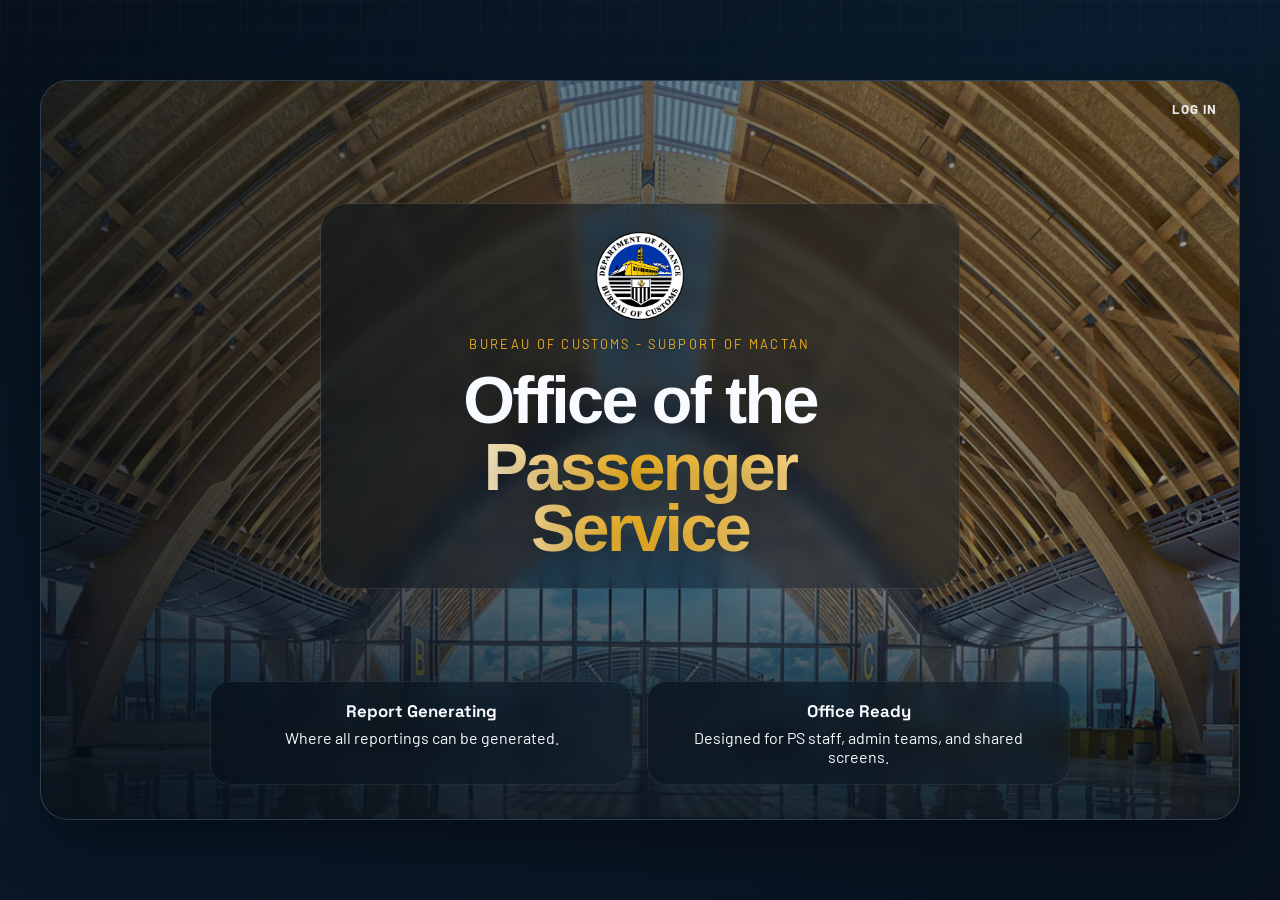
<file: index.html>
<!DOCTYPE html>
<html lang="en">
<head>
  <meta charset="UTF-8">
  <meta name="viewport" content="width=device-width, initial-scale=1.0">
  <title>Business Login</title>
  <link rel="preconnect" href="https://fonts.googleapis.com">
  <link rel="preconnect" href="https://fonts.gstatic.com" crossorigin>
  <link href="https://fonts.googleapis.com/css2?family=Barlow:wght@400;500;600;700;800&amp;family=Space+Grotesk:wght@500;700&amp;display=swap" rel="stylesheet">
  <link rel="stylesheet" href="styles.css">
</head>
<body class="login-page">
  <main class="login-shell">
    <section class="login-hero">
      <div class="login-cover-photo" aria-hidden="true"></div>
      <div class="login-hero-layer">
        <button id="openLoginButton" type="button" class="hero-login-btn">Log In</button>

        <div class="brand-mark">
          <img src="images/BOCLOGO.png" alt="Business logo" class="brand-logo">
          <div class="hero-heading">
            <p class="eyebrow">Bureau of Customs - Subport of Mactan</p>
            <h1>
              Office of the
              <span class="hero-title-accent">Passenger Service</span>
            </h1>
          </div>
        </div>

        <div class="hero-points">
          <article class="hero-point">
            <h2>Report Generating</h2>
            <p>Where all reportings can be generated.</p>
          </article>
          <article class="hero-point">
            <h2>Office Ready</h2>
            <p>Designed for PS staff, admin teams, and shared screens.</p>
          </article>
        </div>
      </div>
    </section>

    <div id="loginOverlay" class="login-overlay login-overlay-hidden"></div>

    <section id="loginCard" class="login-card login-card-hidden">
      <div class="login-header">
        <p class="eyebrow">Sign In</p>
        <h2>PS Staff Login</h2>
        <p class="login-copy">Use your assigned credentials to continue.</p>
      </div>

      <form id="loginForm" class="login-form">
        <label class="input-group" for="username">
          <span>Username</span>
          <input id="username" name="username" type="text" placeholder="Enter username" autocomplete="username" required>
        </label>

        <label class="input-group" for="password">
          <span>Password</span>
          <input id="password" name="password" type="password" placeholder="Enter password" autocomplete="current-password" required>
        </label>

        <div class="login-meta">
          <span>PS staff credentials enabled</span>
          <span id="loginClock">08:00 AM</span>
        </div>

        <p id="securityStatus" class="security-status" aria-live="polite"></p>

        <button type="submit" class="btn">Enter Dashboard</button>
        <p id="error" class="error" aria-live="polite"></p>
      </form>
    </section>
  </main>

  <script src="config.js"></script>
  <script src="app.js"></script>
</body>
</html>
</file>
<file: styles.css>
:root {
  --navy-950: #081421;
  --navy-900: #0c1e31;
  --navy-800: #13314e;
  --blue-500: #2c7fff;
  --gold-500: #f1b321;
  --green-500: #2ec18c;
  --white: #f8fbff;
  --muted: #b6c7d9;
  --stroke: rgba(255, 255, 255, 0.12);
  --panel: rgba(10, 25, 42, 0.84);
  --panel-soft: rgba(255, 255, 255, 0.05);
  --shadow: 0 24px 60px rgba(0, 0, 0, 0.35);
}

* {
  box-sizing: border-box;
}

body {
  margin: 0;
  min-height: 100vh;
  font-family: "Barlow", sans-serif;
  color: var(--white);
  background:
    linear-gradient(180deg, rgba(5, 12, 21, 0.88), rgba(5, 12, 21, 0.95)),
    radial-gradient(circle at top left, rgba(44, 127, 255, 0.06), transparent 24%),
    radial-gradient(circle at bottom right, rgba(241, 179, 33, 0.05), transparent 20%),
    url("images/MCIA2.jpg") center center / cover fixed no-repeat,
    linear-gradient(145deg, #07111c 0%, #0b1d30 45%, #0a1624 100%);
}

body.workspace-open {
  overflow: hidden;
}

body::before {
  content: "";
  position: fixed;
  inset: 0;
  pointer-events: none;
  background-image:
    linear-gradient(rgba(255, 255, 255, 0.025) 1px, transparent 1px),
    linear-gradient(90deg, rgba(255, 255, 255, 0.025) 1px, transparent 1px);
  background-size: 30px 30px;
  mask-image: linear-gradient(to bottom, rgba(0, 0, 0, 0.95), transparent);
}

.login-page {
  display: flex;
  align-items: center;
  justify-content: center;
  padding: 24px;
  background:
    linear-gradient(180deg, rgba(4, 12, 20, 0.1), rgba(4, 12, 20, 0.3)),
    linear-gradient(145deg, #07111c 0%, #0b1d30 45%, #0a1624 100%);
}

.login-shell,
.dashboard-shell {
  width: min(1380px, calc(100% - 32px));
  position: relative;
  z-index: 1;
}

.login-shell {
  display: block;
}

.login-hero,
.login-card,
.topbar,
.panel {
  border: 1px solid var(--stroke);
  border-radius: 28px;
  backdrop-filter: blur(18px);
  box-shadow: var(--shadow);
}

.login-hero {
  position: relative;
  max-width: 1280px;
  margin: 0 auto;
  min-height: min(82vh, 860px);
  padding: 0;
  overflow: hidden;
  background: linear-gradient(135deg, rgba(10, 31, 50, 0.9), rgba(17, 47, 77, 0.68));
}

.login-cover-photo {
  position: absolute;
  inset: 0;
  background:
    linear-gradient(90deg, rgba(5, 13, 22, 0.78) 0%, rgba(5, 13, 22, 0.48) 42%, rgba(5, 13, 22, 0.26) 100%),
    linear-gradient(180deg, rgba(9, 22, 37, 0.12) 0%, rgba(9, 22, 37, 0.28) 100%),
    url("images/MCIA2.jpg") center center / cover no-repeat;
  transform: scale(1.02);
}

.login-cover-photo::after {
  content: "";
  position: absolute;
  inset: auto 0 0;
  height: 34%;
  background: linear-gradient(180deg, transparent 0%, rgba(5, 13, 22, 0.78) 100%);
}

.login-hero-layer {
  position: relative;
  z-index: 1;
  min-height: inherit;
  padding: 38px 40px 34px;
  display: flex;
  flex-direction: column;
  justify-content: space-between;
  align-items: center;
}

.brand-mark,
.brand {
  display: flex;
  align-items: center;
  gap: 18px;
}

.brand-mark {
  width: min(640px, 100%);
  flex-direction: column;
  align-items: center;
  text-align: center;
  gap: 16px;
  margin-top: 84px;
  padding: 28px 30px;
  border: 1px solid rgba(255, 255, 255, 0.12);
  border-radius: 28px;
  background: linear-gradient(135deg, rgba(5, 14, 23, 0.56), rgba(11, 27, 43, 0.34));
  backdrop-filter: blur(8px);
}

.hero-login-btn {
  position: absolute;
  top: 20px;
  right: 22px;
  padding: 0;
  border: none;
  background: transparent;
  color: rgba(248, 251, 255, 0.92);
  font: inherit;
  font-size: 0.82rem;
  font-weight: 700;
  letter-spacing: 0.08em;
  text-transform: uppercase;
  cursor: pointer;
  transition: color 180ms ease, opacity 180ms ease;
}

.hero-login-btn:hover,
.hero-login-btn:focus-visible {
  color: var(--gold-500);
  opacity: 1;
}

.hero-heading {
  max-width: 640px;
  width: 100%;
  text-align: center;
}

.hero-heading .eyebrow {
  margin-bottom: 18px;
  text-align: center;
}

.brand-logo {
  width: 88px;
  height: 88px;
  object-fit: contain;
  filter: drop-shadow(0 12px 24px rgba(0, 0, 0, 0.24));
}

.eyebrow {
  margin: 0 0 8px;
  font-size: 0.8rem;
  letter-spacing: 0.18em;
  text-transform: uppercase;
  color: var(--gold-500);
}

h1,
h2,
h3,
.metric-value,
.snapshot-value,
.clock-time {
  margin: 0;
  font-family: "Space Grotesk", sans-serif;
}

.login-hero h1 {
  max-width: 11ch;
  font-size: clamp(3rem, 5.2vw, 5.4rem);
  line-height: 0.92;
  margin: 0 auto;
  font-family: Arial, sans-serif;
  font-weight: 800;
  letter-spacing: -0.04em;
  text-wrap: balance;
  text-shadow: 0 10px 30px rgba(0, 0, 0, 0.28);
}

.hero-title-accent {
  display: block;
  margin-top: 6px;
  color: #ffffff;
  background: linear-gradient(90deg, #ffffff 0%, #f1b321 48%, #ffe3a0 100%);
  -webkit-background-clip: text;
  -webkit-text-fill-color: transparent;
}

.hero-subtitle {
  max-width: 46ch;
  margin: 16px 0 0;
  color: #d8e4f1;
  font-size: 1.02rem;
  line-height: 1.6;
}

.hero-copy,
.login-copy,
.announcement-copy,
.schedule-copy,
.metric-note,
.snapshot-label,
.snapshot-trend,
.meta-label {
  color: var(--muted);
}

.hero-copy {
  max-width: 56ch;
  margin: 28px 0 32px;
  font-size: 1.08rem;
}

.hero-points,
.announcement-list,
.schedule-list,
.hero-highlights,
.attendance-list {
  display: grid;
  gap: 14px;
}

.hero-points {
  width: min(860px, 100%);
  grid-template-columns: repeat(2, minmax(0, 1fr));
  margin-top: 28px;
}

.hero-point {
  text-align: center;
}

.hero-point,
.announcement-item,
.schedule-item,
.metric-card,
.snapshot-card,
.focus-card {
  padding: 18px;
  border-radius: 20px;
  border: 1px solid rgba(255, 255, 255, 0.08);
  background: rgba(255, 255, 255, 0.04);
}

.hero-point {
  background: linear-gradient(145deg, rgba(5, 15, 25, 0.66), rgba(12, 28, 43, 0.42));
  backdrop-filter: blur(10px);
}

.hero-point h2 {
  font-size: 1.05rem;
  margin-bottom: 6px;
}

.hero-point p,
.announcement-copy,
.schedule-copy,
.snapshot-trend,
.focus-card p:last-child {
  margin: 0;
}

.login-card {
  position: fixed;
  top: 50%;
  left: 50%;
  z-index: 20;
  width: min(430px, calc(100% - 32px));
  padding: 34px;
  background: rgba(8, 18, 31, 0.88);
  display: flex;
  flex-direction: column;
  justify-content: center;
  transition: opacity 220ms ease, transform 220ms ease, visibility 220ms ease;
}

.login-card-hidden {
  opacity: 0;
  visibility: hidden;
  transform: translate(-50%, -46%) scale(0.98);
  pointer-events: none;
}

.login-card-visible {
  opacity: 1;
  visibility: visible;
  transform: translate(-50%, -50%) scale(1);
}

.login-overlay {
  position: fixed;
  inset: 0;
  z-index: 15;
  background: rgba(3, 10, 18, 0.22);
  backdrop-filter: blur(3px);
  transition: opacity 220ms ease, visibility 220ms ease;
}

.login-overlay-hidden {
  opacity: 0;
  visibility: hidden;
  pointer-events: none;
}

.login-overlay-visible {
  opacity: 1;
  visibility: visible;
}


.login-header {
  margin-bottom: 26px;
  padding-bottom: 18px;
  border-bottom: 1px solid rgba(255, 255, 255, 0.08);
}

.login-card h2 {
  font-size: 2rem;
  margin-bottom: 8px;
}

.login-copy {
  margin: 0;
}

.login-form {
  display: grid;
  gap: 16px;
}

.input-group {
  display: grid;
  gap: 8px;
}

.input-group span {
  font-weight: 700;
}

.input-group input {
  width: 100%;
  padding: 14px 16px;
  border: 1px solid rgba(255, 255, 255, 0.12);
  border-radius: 16px;
  background: rgba(255, 255, 255, 0.04);
  color: var(--white);
  font: inherit;
}

.input-group input::placeholder {
  color: rgba(255, 255, 255, 0.38);
}

.input-group input:focus {
  outline: 2px solid rgba(44, 127, 255, 0.35);
  border-color: rgba(44, 127, 255, 0.45);
}

.login-meta {
  display: flex;
  justify-content: space-between;
  gap: 16px;
  font-size: 0.95rem;
  color: var(--muted);
}

.btn,
.quick-link {
  border: none;
  cursor: pointer;
  text-decoration: none;
  font: inherit;
  transition: transform 180ms ease, border-color 180ms ease, background 180ms ease;
}

.btn {
  width: 100%;
  padding: 14px 18px;
  border-radius: 16px;
  background: linear-gradient(135deg, var(--blue-500), #1cbafc);
  color: var(--white);
  font-weight: 800;
  letter-spacing: 0.04em;
  text-transform: uppercase;
}

.btn:hover,
.btn:focus-visible,
.quick-link:hover,
.quick-link:focus-visible {
  transform: translateY(-2px);
}

.error {
  min-height: 20px;
  margin: 0;
  color: #ff8e8e;
  font-size: 0.95rem;
}

.security-status {
  min-height: 20px;
  margin: -4px 0 2px;
  font-size: 0.85rem;
  line-height: 1.4;
  color: var(--muted);
}

.security-status.is-warning {
  color: #ffd38a;
}

.security-status.is-ready {
  color: #81f0bd;
}

.dashboard-shell {
  width: min(1440px, calc(100% - 32px));
  margin: 0 auto;
  padding: 24px 0 40px;
  position: relative;
}

.dashboard-shell::after {
  content: "";
  position: fixed;
  top: 50%;
  left: 50%;
  width: min(40vw, 520px);
  height: min(40vw, 520px);
  transform: translate(-50%, -50%);
  border-radius: 50%;
  background:
    radial-gradient(circle, rgba(255, 255, 255, 0.02) 0%, rgba(241, 179, 33, 0.015) 34%, rgba(8, 20, 33, 0) 70%);
  pointer-events: none;
  z-index: 2;
}

.dashboard-shell > * {
  position: relative;
  z-index: 1;
}

.workspace-overlay {
  position: fixed;
  inset: 0;
  z-index: 30;
  background: rgba(4, 10, 18, 0.36);
  backdrop-filter: blur(6px);
  transition: opacity 180ms ease, visibility 180ms ease;
}

.workspace-overlay-hidden {
  opacity: 0;
  visibility: hidden;
  pointer-events: none;
}

.workspace-overlay-visible {
  opacity: 1;
  visibility: visible;
}

.workspace-panel {
  position: fixed;
  inset: 32px;
  z-index: 40;
  display: grid;
  grid-template-rows: auto 1fr;
  gap: 10px;
  padding: 12px;
  border: 1px solid var(--stroke);
  border-radius: 28px;
  background: rgba(8, 18, 31, 0.95);
  box-shadow: var(--shadow);
  backdrop-filter: blur(18px);
  transition: opacity 180ms ease, transform 180ms ease, visibility 180ms ease;
}

.workspace-panel-hidden {
  opacity: 0;
  visibility: hidden;
  pointer-events: none;
  transform: translateY(12px);
}

.workspace-panel-visible {
  opacity: 1;
  visibility: visible;
  transform: translateY(0);
}

.workspace-header {
  display: flex;
  align-items: center;
  justify-content: space-between;
  gap: 16px;
  padding: 0 4px;
}

.workspace-actions {
  display: flex;
  align-items: center;
  gap: 12px;
}

.workspace-link,
.workspace-close-btn {
  width: auto;
  min-height: auto;
  padding: 12px 16px;
}

.workspace-frame {
  width: 100%;
  height: 100%;
  min-height: 0;
  border: none;
  border-radius: 18px;
  background: #ffffff;
}

.topbar {
  display: flex;
  align-items: center;
  justify-content: space-between;
  gap: 24px;
  position: sticky;
  top: 0;
  z-index: 25;
  min-height: 0.5in;
  padding: 6px 18px;
  border-color: rgba(255, 255, 255, 0.16);
  background: linear-gradient(135deg, rgba(8, 24, 39, 0.68), rgba(12, 32, 52, 0.48));
  transition: min-height 180ms ease, padding 180ms ease, transform 180ms ease;
}

.policy-banner {
  overflow: hidden;
  margin-bottom: 18px;
  padding: 12px 0;
  border: 1px solid rgba(255, 255, 255, 0.14);
  border-radius: 26px;
  background: linear-gradient(135deg, rgba(8, 22, 36, 0.62), rgba(10, 27, 44, 0.46));
  box-shadow: var(--shadow);
}

.policy-banner-track {
  display: flex;
  width: max-content;
  animation: policy-scroll 42s linear infinite;
}

.policy-banner-copy {
  flex: 0 0 auto;
  margin: 0;
  padding-right: 56px;
  color: #f8fbff;
  font-size: 0.92rem;
  line-height: 1.4;
  white-space: nowrap;
}

@keyframes policy-scroll {
  from {
    transform: translateX(0);
  }

  to {
    transform: translateX(-50%);
  }
}

.brand h1 {
  font-size: clamp(1.65rem, 3vw, 2.5rem);
  transition: font-size 180ms ease;
}

.topbar .brand h1 {
  font-family: Arial, sans-serif;
}

.topbar .brand-logo,
.topbar .eyebrow,
.topbar .profile-card,
.topbar .clock-card,
.topbar .clock-time,
.topbar .logout-link {
  transition: all 180ms ease;
}

.topbar.is-compact {
  min-height: 0.22in;
  padding: 2px 14px;
}

.topbar.is-compact .brand-logo {
  width: 38px;
  height: 38px;
}

.topbar.is-compact .eyebrow {
  margin-bottom: 2px;
  font-size: 0.58rem;
  letter-spacing: 0.12em;
}

.topbar.is-compact .brand h1 {
  font-size: 1rem;
}

.topbar.is-compact .clock-card {
  min-width: 164px;
  padding: 6px 10px;
  border-radius: 14px;
}

.topbar.is-compact .profile-card {
  gap: 8px;
  padding: 6px 10px;
  border-radius: 14px;
}

.topbar.is-compact .profile-avatar {
  width: 34px;
  height: 34px;
  font-size: 0.78rem;
}

.topbar.is-compact .profile-label {
  font-size: 0.62rem;
}

.topbar.is-compact .profile-name {
  font-size: 0.82rem;
}

.topbar.is-compact .meta-label {
  font-size: 0.68rem;
}

.topbar.is-compact .clock-time {
  font-size: 1rem;
  margin-top: 2px;
}

.topbar.is-compact .logout-link {
  padding: 8px 12px;
  font-size: 0.78rem;
  min-height: auto;
}

.topbar-meta {
  display: flex;
  align-items: center;
  gap: 16px;
}

.profile-card,
.clock-card,
.status-pill {
  border: 1px solid rgba(255, 255, 255, 0.14);
  background: rgba(255, 255, 255, 0.08);
}

.profile-card {
  display: flex;
  align-items: center;
  gap: 12px;
  min-width: 220px;
  padding: 10px 14px;
  border-radius: 18px;
}

.profile-avatar {
  width: 44px;
  height: 44px;
  display: grid;
  place-items: center;
  border-radius: 50%;
  background: linear-gradient(135deg, rgba(241, 179, 33, 0.94), rgba(202, 142, 18, 0.96));
  color: #081421;
  font-family: "Space Grotesk", sans-serif;
  font-size: 0.95rem;
  font-weight: 800;
  letter-spacing: 0.08em;
  box-shadow: 0 10px 24px rgba(0, 0, 0, 0.16);
}

.profile-copy {
  min-width: 0;
}

.profile-label {
  margin: 0 0 4px;
}

.profile-name {
  margin: 0;
  color: #f8fbff;
  font-family: Arial, sans-serif;
  font-size: 0.96rem;
  font-weight: 700;
  line-height: 1.2;
}

.clock-card {
  min-width: 230px;
  padding: 12px 16px;
  border-radius: 18px;
  text-align: right;
}

.clock-time {
  margin-top: 4px;
  font-size: 1.75rem;
}

.status-pill {
  display: inline-flex;
  align-items: center;
  gap: 10px;
  padding: 13px 16px;
  border-radius: 999px;
  font-weight: 600;
}

.status-dot {
  width: 10px;
  height: 10px;
  border-radius: 50%;
  background: var(--green-500);
  box-shadow: 0 0 0 8px rgba(46, 193, 140, 0.14);
}

.dashboard-grid {
  display: grid;
  grid-template-columns: 280px 1.35fr 1fr;
  gap: 20px;
  margin-top: 20px;
}

.panel {
  padding: 22px;
  background: linear-gradient(145deg, rgba(7, 21, 34, 0.72), rgba(10, 26, 42, 0.58));
}

.panel-heading {
  display: flex;
  align-items: center;
  justify-content: space-between;
  gap: 12px;
  margin-bottom: 16px;
}

.panel-tag {
  padding: 6px 10px;
  border-radius: 999px;
  background: rgba(255, 255, 255, 0.06);
  color: var(--gold-500);
  font-size: 0.82rem;
  letter-spacing: 0.08em;
  text-transform: uppercase;
}

.hero-panel {
  grid-column: 2 / span 2;
  display: grid;
  grid-template-columns: 1.15fr 1fr;
  gap: 18px;
  position: relative;
  overflow: hidden;
  background:
    linear-gradient(115deg, rgba(28, 21, 14, 0.9) 0%, rgba(12, 24, 37, 0.62) 42%, rgba(24, 19, 14, 0.88) 100%),
    url("images/MCIA2.jpg") center top / contain no-repeat,
    linear-gradient(180deg, rgba(60, 48, 34, 0.98) 0%, rgba(36, 32, 26, 0.98) 26%, rgba(14, 28, 43, 0.99) 100%);
  border-color: rgba(255, 255, 255, 0.16);
  min-height: 680px;
}

.hero-panel::after {
  content: "";
  position: absolute;
  left: -4%;
  right: -4%;
  bottom: -84px;
  height: 230px;
  border-radius: 50% 50% 0 0;
  background:
    radial-gradient(circle at 20% 30%, rgba(255, 219, 145, 0.22), transparent 28%),
    radial-gradient(circle at 78% 26%, rgba(119, 180, 233, 0.16), transparent 24%),
    linear-gradient(180deg, rgba(142, 102, 52, 0.82) 0%, rgba(68, 53, 38, 0.92) 44%, rgba(20, 38, 59, 0.98) 100%);
  pointer-events: none;
  z-index: 0;
  opacity: 0.95;
}

.hero-task-row {
  grid-column: 1 / -1;
  display: grid;
  grid-template-columns: repeat(3, minmax(0, 1fr));
  gap: 14px;
}

.flights-average-card {
  margin-bottom: 28px;
}

.flights-average-card .metric-label {
  font-size: 0.9rem;
}

.flights-average-card .metric-value {
  font-size: 1.9rem;
}

.flights-average-card .metric-note {
  display: none;
}

.hero-summary-cards {
  display: grid;
  grid-template-columns: repeat(4, minmax(0, 1fr));
  gap: 14px;
  margin-bottom: 8px;
}

.hero-panel > div:first-child,
.hero-highlights {
  display: flex;
  flex-direction: column;
}

.hero-panel > div:first-child,
.hero-highlights,
.hero-task-row {
  position: relative;
  z-index: 1;
}

.airport-hero-copy {
  max-width: 640px;
  margin-bottom: 26px;
  padding: 8px 0 12px;
}

.airport-hero-copy .eyebrow {
  color: #f2d27a;
  margin-bottom: 14px;
}

.airport-hero-copy h2 {
  font-size: clamp(2.9rem, 5.6vw, 5.25rem);
  line-height: 0.92;
  letter-spacing: -0.05em;
  text-shadow: 0 18px 38px rgba(0, 0, 0, 0.34);
}

.airport-hero-copy-text {
  max-width: 56ch;
  margin-top: 18px;
  margin-bottom: 0;
  color: rgba(248, 251, 255, 0.88);
  font-size: 1.02rem;
  line-height: 1.65;
}

.quote-heading {
  margin-top: 32px;
}

.currency-exchange-card {
  position: relative;
  margin-top: 20px;
  max-width: 620px;
  width: 100%;
  border: 1px solid rgba(255, 255, 255, 0.16);
  background: linear-gradient(145deg, rgba(7, 20, 32, 0.64), rgba(10, 25, 40, 0.46));
  backdrop-filter: blur(10px);
  overflow: hidden;
}

.currency-exchange-card::before {
  content: "";
  position: absolute;
  inset: 50% auto auto 50%;
  width: min(62%, 290px);
  aspect-ratio: 1;
  transform: translate(-50%, -50%);
  background: url("images/BOCLOGO.png") center / contain no-repeat;
  opacity: 0.06;
  pointer-events: none;
  filter: saturate(0.95);
  z-index: 0;
}

.currency-exchange-title {
  font-weight: 800;
}

.currency-exchange-card .metric-label,
.currency-exchange-card .metric-note {
  text-align: center;
}

.currency-exchange-card .metric-label,
.currency-exchange-card .metric-note,
.currency-exchange-headings,
.currency-exchange-list {
  position: relative;
  z-index: 1;
}

.currency-exchange-list {
  display: grid;
  gap: 8px;
  margin-top: 12px;
}

.currency-exchange-headings {
  display: grid;
  grid-template-columns: minmax(0, 1fr) auto;
  gap: 12px;
  margin-top: 14px;
  padding: 0 10px;
}

.currency-exchange-heading {
  margin: 0;
  color: #f8fbff;
  font-size: 0.8rem;
  font-weight: 700;
  letter-spacing: 0.04em;
  text-transform: uppercase;
}

.currency-exchange-heading:last-child {
  text-align: right;
}

.currency-exchange-item {
  display: grid;
  grid-template-columns: minmax(0, 1fr) auto;
  align-items: center;
  gap: 12px;
  padding: 8px 10px;
  border-radius: 12px;
  background: rgba(255, 255, 255, 0.06);
}

.currency-exchange-copy {
  min-width: 0;
  display: contents;
}

.currency-exchange-code,
.currency-exchange-rate {
  margin: 0;
}

.currency-exchange-code {
  font-weight: 700;
}

.currency-exchange-rate {
  color: #f8fbff;
  text-align: right;
}

.currency-exchange-actions {
  margin-top: 12px;
  display: flex;
  flex-wrap: wrap;
  gap: 10px;
}

.currency-exchange-actions[hidden],
.currency-exchange-editor[hidden],
.currency-exchange-debug[hidden] {
  display: none !important;
}

.currency-exchange-panel-note {
  margin: 0 0 14px;
  text-align: center;
  color: var(--muted);
}

.currency-exchange-input {
  display: none;
}

.currency-exchange-editor {
  display: grid;
  gap: 8px;
  margin-top: 12px;
}

.currency-exchange-editor-row {
  display: grid;
  grid-template-columns: 90px 1fr auto;
  gap: 8px;
  align-items: center;
}

.currency-exchange-editor-row input {
  width: 100%;
  padding: 10px 12px;
  border: 1px solid rgba(255, 255, 255, 0.12);
  border-radius: 10px;
  background: rgba(255, 255, 255, 0.05);
  color: #f8fbff;
  font: inherit;
}

.currency-exchange-editor-row input::placeholder {
  color: rgba(248, 251, 255, 0.55);
}

.currency-exchange-editor-row .currency-exchange-code-locked {
  background: rgba(255, 255, 255, 0.12);
  color: #f8fbff;
  font-weight: 700;
  cursor: default;
}

.currency-exchange-remove-btn {
  width: auto;
  min-width: 0;
  padding: 8px 10px;
  border-radius: 10px;
  background: rgba(198, 58, 58, 0.18);
  border: 1px solid rgba(255, 120, 120, 0.3);
  color: #ffd4d4;
}

.currency-exchange-debug {
  margin-top: 12px;
}

.currency-exchange-debug summary {
  cursor: pointer;
  font-size: 0.82rem;
  color: #f8fbff;
}

.currency-exchange-raw {
  margin: 10px 0 0;
  max-height: 180px;
  overflow: auto;
  padding: 10px 12px;
  border-radius: 12px;
  background: rgba(0, 0, 0, 0.18);
  color: #f8fbff;
  font-size: 0.76rem;
  line-height: 1.45;
  white-space: pre-wrap;
  word-break: break-word;
}

.quick-sidebar {
  grid-column: 1;
  grid-row: 1 / span 4;
  align-self: start;
  position: sticky;
  top: 24px;
  min-height: 100%;
  border-color: rgba(255, 255, 255, 0.16);
  background:
    linear-gradient(180deg, rgba(7, 20, 31, 0.78), rgba(8, 22, 36, 0.62)),
    radial-gradient(circle at top, rgba(255, 255, 255, 0.06), transparent 36%);
}

.quick-sidebar-handle {
  cursor: grab;
  touch-action: none;
  user-select: none;
}

.quick-sidebar.is-floating {
  position: fixed;
  top: 24px;
  left: 24px;
  width: min(320px, calc(100vw - 32px));
  z-index: 32;
  min-height: 0;
}

.quick-sidebar.is-floating .quick-sidebar-handle {
  cursor: grab;
}

.hero-panel h2 {
  font-size: clamp(2rem, 4vw, 3.4rem);
  line-height: 1;
  margin-top: 28px;
  margin-bottom: 14px;
}

.airport-hero-copy h2 {
  margin-top: 0;
}

.metric-card,
.announcement-item,
.schedule-item,
.snapshot-card,
.focus-card {
  border: 1px solid rgba(255, 255, 255, 0.14);
  background: linear-gradient(145deg, rgba(255, 255, 255, 0.1), rgba(255, 255, 255, 0.05));
  backdrop-filter: blur(12px);
}

.quote-side-card {
  display: flex;
  flex-direction: column;
  justify-content: center;
}

.weather-card {
  display: flex;
  flex-direction: column;
  justify-content: center;
  min-height: 138px;
  padding-top: 16px;
  padding-bottom: 16px;
}

.weather-value {
  font-size: 1.7rem;
}

.weather-condition,
.weather-wind {
  margin: 0;
}

.weather-condition {
  color: #f8fbff;
  font-size: 0.88rem;
}

.weather-wind {
  margin-top: 8px;
  font-size: 0.76rem;
}

.notification-stack-card .panel-heading {
  margin-bottom: 14px;
}

.notification-actions {
  display: flex;
  align-items: center;
  gap: 10px;
}

.notification-clear-btn {
  width: auto;
  min-width: 0;
  padding: 8px 12px;
  border-radius: 12px;
  font-size: 0.72rem;
  letter-spacing: 0.04em;
}

.notification-delete-btn {
  width: auto;
  min-width: 0;
  align-self: flex-start;
  margin-left: auto;
  padding: 7px 10px;
  border-radius: 10px;
  font-size: 0.7rem;
  background: rgba(255, 255, 255, 0.06);
  border: 1px solid rgba(255, 255, 255, 0.12);
}

.quote-side-card .quote-heading {
  margin-top: 0;
}

.quote-side-text {
  margin: 12px 0 10px;
  font-family: Arial, sans-serif;
  font-size: 0.98rem;
  line-height: 1.3;
}

.quote-side-author {
  margin: 0;
  font-size: 0.8rem;
}

.dashboard-grid .hero-panel h2,
.dashboard-grid .hero-panel .hero-copy {
  font-family: Arial, sans-serif;
}

.metric-card {
  background: rgba(19, 49, 78, 0.03);
}

.metric-value {
  margin: 8px 0 6px;
  font-size: 2.4rem;
  line-height: 1;
}

.staff-on-duty-name {
  font-size: 1.16rem;
  line-height: 1.3;
}

.staff-on-duty-header {
  display: flex;
  align-items: center;
  justify-content: space-between;
  gap: 12px;
}

.staff-duty-toggle {
  width: 16px;
  height: 16px;
  min-width: 16px;
  padding: 0;
  border: 0;
  border-radius: 999px;
  background: rgba(248, 251, 255, 0.28);
  box-shadow: inset 0 0 0 1px rgba(248, 251, 255, 0.22);
  cursor: pointer;
  transition: transform 160ms ease, background 160ms ease, box-shadow 160ms ease;
}

.staff-duty-toggle:hover {
  transform: scale(1.08);
}

.staff-duty-toggle.is-active {
  background: #42c971;
  box-shadow: 0 0 0 4px rgba(66, 201, 113, 0.16);
}

.staff-on-duty-entry,
.staff-on-duty-person,
.staff-on-duty-time {
  display: block;
}

.staff-on-duty-entry + .staff-on-duty-entry {
  margin-top: 6px;
}

.staff-on-duty-time {
  margin-top: 4px;
  font-size: 0.8rem;
  line-height: 1.35;
  color: var(--muted);
}

#staffAttendanceTime {
  margin-top: 10px;
  font-size: 0.96rem;
  line-height: 1.45;
}

.task-preview-list {
  display: grid;
  gap: 6px;
  margin: 10px 0 12px;
}

.task-preview-item {
  padding: 8px 10px;
  border-radius: 12px;
  background: rgba(255, 255, 255, 0.06);
  color: var(--white);
  font-size: 0.92rem;
  line-height: 1.35;
}

.task-preview-title,
.task-preview-meta {
  margin: 0;
}

.task-preview-meta {
  margin-top: 4px;
  font-size: 0.78rem;
  color: var(--muted);
}

.metric-label,
.metric-note,
.snapshot-value,
.schedule-title,
.announcement-title,
.focus-kicker {
  margin: 0;
}

.accent-blue {
  background: linear-gradient(135deg, rgba(44, 127, 255, 0.1), rgba(19, 49, 78, 0.02));
}

.accent-gold {
  background: linear-gradient(135deg, rgba(241, 179, 33, 0.12), rgba(19, 49, 78, 0.02));
}

.accent-dark {
  background: linear-gradient(135deg, rgba(19, 49, 78, 0.08), rgba(19, 49, 78, 0.02));
}

.schedule-item {
  display: grid;
  grid-template-columns: 72px 1fr auto;
  gap: 14px;
  align-items: start;
}

.schedule-time {
  margin: 0;
  padding: 8px 10px;
  border-radius: 14px;
  background: rgba(44, 127, 255, 0.15);
  font-family: "Space Grotesk", sans-serif;
  text-align: center;
}

.quick-links,
.snapshot-grid {
  display: grid;
  gap: 12px;
}

.task-form {
  display: grid;
  grid-template-columns: 1fr auto;
  gap: 12px;
  margin-bottom: 18px;
}

.change-password-form {
  display: grid;
  gap: 16px;
  max-width: 540px;
}

.change-password-form .input-group {
  gap: 10px;
}

.change-password-form input {
  width: 100%;
  padding: 14px 16px;
  border: 1px solid rgba(255, 255, 255, 0.12);
  border-radius: 16px;
  background: rgba(255, 255, 255, 0.04);
  color: var(--white);
  font: inherit;
}

.change-password-form input::placeholder {
  color: rgba(255, 255, 255, 0.42);
}

.change-password-form input:focus {
  outline: 2px solid rgba(44, 127, 255, 0.35);
  border-color: rgba(44, 127, 255, 0.45);
}

.change-password-actions {
  display: flex;
  align-items: center;
  gap: 10px;
}

.change-password-note {
  margin: 6px 0 0;
  text-align: left;
}

#meetingForm {
  grid-template-columns: 1.2fr 160px 140px 1fr auto;
}

.task-form input {
  width: 100%;
  padding: 14px 16px;
  border: 1px solid rgba(255, 255, 255, 0.12);
  border-radius: 16px;
  background: rgba(255, 255, 255, 0.04);
  color: var(--white);
  font: inherit;
}

.task-form input::placeholder {
  color: rgba(255, 255, 255, 0.42);
}

.task-submit-btn {
  width: auto;
  padding-inline: 20px;
}

.task-assignee-select {
  min-height: 50px;
  padding: 0 14px;
  border: 1px solid rgba(19, 49, 78, 0.12);
  border-radius: 14px;
  background: rgba(19, 49, 78, 0.03);
  color: var(--white);
  font: inherit;
}

.task-assignee-select:focus {
  outline: 2px solid rgba(44, 127, 255, 0.5);
  outline-offset: 2px;
}

.task-board {
  display: grid;
  gap: 12px;
}

.task-row {
  display: grid;
  grid-template-columns: auto auto minmax(0, 1fr) auto;
  gap: 10px;
  align-items: center;
  padding: 14px 16px;
  border-radius: 18px;
  background: rgba(19, 49, 78, 0.03);
  border: 1px solid rgba(19, 49, 78, 0.08);
}

.task-row.is-complete {
  opacity: 0.78;
}

.task-row-copy {
  display: grid;
  gap: 4px;
  min-width: 0;
}

.task-row-title {
  margin: 0;
  font-weight: 700;
  line-height: 1.35;
  word-break: break-word;
}

.task-row-meta {
  margin: 0;
  color: var(--muted);
  font-size: 0.92rem;
}

.task-state-badge {
  padding: 5px 8px;
  border-radius: 999px;
  font-size: 0.68rem;
  font-weight: 700;
  letter-spacing: 0.04em;
  text-transform: uppercase;
  background: rgba(255, 255, 255, 0.08);
  white-space: nowrap;
}

.task-state-badge.pending {
  color: #ffd36f;
}

.task-state-badge.done {
  color: #89e4be;
}

.task-toggle-btn {
  width: auto;
  padding: 10px 14px;
  border-radius: 12px;
}

.task-delete-btn {
  width: auto;
  padding: 10px 14px;
  border-radius: 12px;
  background: rgba(198, 58, 58, 0.18);
  border: 1px solid rgba(255, 120, 120, 0.3);
  color: #ffd4d4;
}

.task-role-note,
.task-delete-placeholder {
  min-width: 78px;
}

.task-role-note {
  display: inline-flex;
  align-items: center;
  justify-content: flex-end;
  min-height: 34px;
  padding: 6px 8px;
  border-radius: 12px;
  color: var(--muted);
  font-size: 0.7rem;
  line-height: 1.2;
  text-align: right;
}

.meeting-delete-btn {
  justify-self: end;
}

.task-empty {
  margin: 0;
  color: var(--muted);
}

.attendance-item {
  display: flex;
  align-items: flex-start;
  justify-content: space-between;
  gap: 12px;
  padding: 16px 18px;
  border-radius: 18px;
  border: 1px solid rgba(255, 255, 255, 0.08);
  background: rgba(255, 255, 255, 0.04);
}

.notification-copy {
  flex: 1;
  min-width: 0;
}

.attendance-item.is-highlight {
  border-left: 4px solid var(--gold-500);
}

.attendance-item-reminder {
  background: rgba(241, 179, 33, 0.1);
}

.attendance-name,
.attendance-time {
  margin: 0;
}

.attendance-name {
  font-weight: 700;
}

.attendance-time {
  margin-top: 6px;
  color: var(--muted);
  font-size: 0.92rem;
}

.attendance-note {
  margin: 8px 0 0;
  color: #f8fbff;
  font-size: 0.86rem;
  line-height: 1.4;
}

.messenger-panel {
  padding: 22px;
  border: 1px solid var(--stroke);
  background: rgba(7, 18, 31, 0.96);
  backdrop-filter: blur(20px);
  box-shadow: var(--shadow);
  overflow: auto;
  display: flex;
  flex-direction: column;
}

#messengerPanel.task-tracker-panel.messenger-panel {
  inset: 56px;
}

.messenger-header {
  display: flex;
  align-items: center;
  justify-content: space-between;
  gap: 14px;
  margin-bottom: 16px;
}

.messenger-layout {
  display: grid;
  grid-template-columns: minmax(220px, 280px) minmax(0, 1fr);
  gap: 18px;
  min-height: 0;
  flex: 1;
}

.messenger-side-card,
.messenger-main-card {
  display: flex;
  flex-direction: column;
  gap: 14px;
  padding: 18px;
  border-radius: 20px;
  border: 1px solid rgba(255, 255, 255, 0.08);
  background: linear-gradient(145deg, rgba(255, 255, 255, 0.05), rgba(255, 255, 255, 0.02));
  min-height: 0;
}

.messenger-section-title {
  margin: 0;
}

.messenger-header-main {
  display: flex;
  align-items: center;
  gap: 12px;
}

.messenger-avatar {
  display: inline-flex;
  align-items: center;
  justify-content: center;
  width: 40px;
  height: 40px;
  border-radius: 14px;
  background: linear-gradient(135deg, #13314e, #214f7d);
  color: #ffffff;
  font-size: 0.84rem;
  font-weight: 800;
  letter-spacing: 0.04em;
}

.messenger-status-card {
  padding: 16px 18px;
  border-radius: 20px;
  border: 1px solid rgba(255, 255, 255, 0.08);
  background: rgba(255, 255, 255, 0.04);
}

.messenger-contact-list {
  display: grid;
  gap: 10px;
  min-height: 0;
}

.messenger-contact-item {
  display: grid;
  grid-template-columns: auto 1fr auto;
  gap: 12px;
  align-items: center;
  width: 100%;
  padding: 14px 16px;
  border-radius: 18px;
  border: 1px solid rgba(255, 255, 255, 0.08);
  background: rgba(255, 255, 255, 0.04);
  color: #f8fbff;
  text-align: left;
}

.messenger-contact-item.is-active {
  border-color: rgba(241, 179, 33, 0.28);
  background: rgba(241, 179, 33, 0.12);
}

.messenger-contact-avatar {
  display: inline-flex;
  align-items: center;
  justify-content: center;
  width: 38px;
  height: 38px;
  border-radius: 14px;
  background: linear-gradient(135deg, #13314e, #214f7d);
  color: #ffffff;
  font-size: 0.74rem;
  font-weight: 800;
  letter-spacing: 0.04em;
}

.messenger-contact-copy {
  display: grid;
  gap: 4px;
  min-width: 0;
}

.messenger-contact-name,
.messenger-contact-note {
  margin: 0;
}

.messenger-contact-name {
  font-size: 0.88rem;
  font-weight: 700;
}

.messenger-contact-note {
  color: var(--muted);
  font-size: 0.76rem;
}

.messenger-contact-count {
  display: inline-flex;
  align-items: center;
  justify-content: center;
  min-width: 24px;
  height: 24px;
  padding: 0 8px;
  border-radius: 999px;
  background: rgba(241, 179, 33, 0.18);
  color: var(--gold-500);
  font-size: 0.72rem;
  font-weight: 800;
}

.messenger-conversation-header {
  display: flex;
  align-items: center;
  justify-content: space-between;
  gap: 12px;
}

.messenger-conversation-title {
  margin: 6px 0 0;
  color: #f8fbff;
  font-size: 1.2rem;
  font-weight: 700;
}

.messenger-thread {
  display: grid;
  gap: 10px;
  min-height: 360px;
  flex: 1;
  overflow-y: auto;
  padding: 18px;
  border-radius: 20px;
  border: 1px solid rgba(255, 255, 255, 0.08);
  background: rgba(255, 255, 255, 0.03);
}

.messenger-status {
  margin: 0;
  color: #f8fbff;
  font-size: 0.84rem;
  line-height: 1.4;
}

.messenger-empty {
  margin: 0;
  color: #f8fbff;
  padding: 18px;
  text-align: center;
  border-radius: 18px;
  background: rgba(255, 255, 255, 0.03);
}

.messenger-bubble {
  justify-self: flex-start;
  max-width: 85%;
  padding: 12px 14px;
  border-radius: 18px 18px 18px 8px;
  background: rgba(255, 255, 255, 0.08);
  border: 1px solid rgba(255, 255, 255, 0.08);
  cursor: pointer;
  box-shadow: none;
}

.messenger-bubble.is-own {
  justify-self: flex-end;
  border-radius: 18px 18px 8px 18px;
  background: linear-gradient(135deg, rgba(241, 179, 33, 0.2), rgba(241, 179, 33, 0.12));
  border-color: rgba(241, 179, 33, 0.25);
}

.messenger-bubble-top {
  display: flex;
  align-items: flex-start;
  justify-content: space-between;
  gap: 12px;
}

.messenger-meta,
.messenger-text,
.messenger-time {
  margin: 0;
}

.messenger-meta {
  font-size: 0.7rem;
  color: #f8fbff;
  margin-bottom: 6px;
  font-weight: 700;
}

.messenger-text {
  font-size: 0.9rem;
  line-height: 1.45;
  color: #f8fbff;
}

.messenger-time {
  margin-top: 8px;
  font-size: 0.68rem;
  color: #f8fbff;
}

.messenger-bubble.is-own .messenger-meta,
.messenger-bubble.is-own .messenger-text,
.messenger-bubble.is-own .messenger-time {
  color: #f8fbff;
}

.messenger-delete-btn {
  width: auto;
  min-width: 0;
  padding: 6px 10px;
  border-radius: 10px;
  background: rgba(255, 255, 255, 0.08);
  border: 1px solid rgba(255, 255, 255, 0.12);
  color: #f8fbff;
  font-size: 0.72rem;
  font-weight: 700;
}

.messenger-form {
  display: grid;
  grid-template-columns: 1fr;
  gap: 10px;
  padding: 18px;
  border-radius: 20px;
  border: 1px solid rgba(255, 255, 255, 0.08);
  background: rgba(255, 255, 255, 0.03);
}

.messenger-form .task-assignee-select {
  border-radius: 14px;
  border: 1px solid rgba(255, 255, 255, 0.08);
  background: rgba(255, 255, 255, 0.05);
  color: #f8fbff;
}

.messenger-form input {
  width: 100%;
  padding: 14px 16px;
  border: 1px solid rgba(255, 255, 255, 0.08);
  border-radius: 16px;
  background: rgba(255, 255, 255, 0.05);
  color: #ffffff !important;
  -webkit-text-fill-color: #ffffff;
  font: inherit;
  font-size: 0.92rem;
}

.messenger-form .task-assignee-select option {
  color: #f8fbff;
  background: #0f2236;
}

.messenger-recipient-hidden {
  display: none !important;
}

.messenger-form input::placeholder {
  color: rgba(248, 251, 255, 0.5);
}

.messenger-panel .eyebrow,
.messenger-panel h3 {
  color: #f8fbff;
}

.messenger-panel h3 {
  margin: 2px 0 0;
  font-size: 1rem;
}

.task-tracker-panel {
  position: fixed;
  inset: 56px;
  z-index: 33;
  padding: 22px;
  border: 1px solid var(--stroke);
  border-radius: 28px;
  background: rgba(7, 18, 31, 0.96);
  backdrop-filter: blur(20px);
  box-shadow: var(--shadow);
  overflow: auto;
  transition: opacity 180ms ease, transform 180ms ease, visibility 180ms ease;
}

.task-tracker-panel-hidden {
  opacity: 0;
  visibility: hidden;
  transform: translateY(12px);
  pointer-events: none;
}

.task-tracker-panel-visible {
  opacity: 1;
  visibility: visible;
  transform: translateY(0);
}

.calculator-form {
  display: grid;
  grid-template-columns: 1fr auto;
  gap: 12px;
  margin-bottom: 18px;
}

.calculator-panel-actions {
  display: flex;
  align-items: center;
  gap: 10px;
}

.calculator-print-sheet {
  display: none;
}

.calculator-print-header {
  margin-bottom: 18px;
  padding-bottom: 14px;
  border-bottom: 2px solid rgba(255, 255, 255, 0.08);
}

.calculator-print-title {
  margin: 4px 0 8px;
  font-size: 1.6rem;
}

.calculator-print-meta {
  margin: 0;
  color: var(--muted);
  font-size: 0.88rem;
}

.calculator-print-grid {
  display: grid;
  grid-template-columns: repeat(2, minmax(0, 1fr));
  gap: 12px;
  margin-top: 14px;
}

.calculator-print-item {
  padding: 10px 12px;
  border-radius: 14px;
  border: 1px solid rgba(255, 255, 255, 0.08);
  background: rgba(255, 255, 255, 0.03);
}

.calculator-print-item span,
.calculator-print-item strong {
  display: block;
}

.calculator-print-item span {
  color: var(--muted);
  font-size: 0.78rem;
  letter-spacing: 0.04em;
  text-transform: uppercase;
}

.calculator-print-item strong {
  margin-top: 6px;
  color: #f8fbff;
  font-size: 0.96rem;
}

.calculator-section {
  display: grid;
  gap: 12px;
  padding: 18px;
  border-radius: 20px;
  border: 1px solid rgba(255, 255, 255, 0.08);
  background:
    linear-gradient(145deg, rgba(255, 255, 255, 0.05), rgba(255, 255, 255, 0.02));
}

.calculator-grid {
  display: grid;
  grid-template-columns: repeat(4, minmax(0, 1fr));
  gap: 12px;
}

.calculator-field {
  display: grid;
  gap: 8px;
  padding: 12px;
  border-radius: 16px;
  background: rgba(255, 255, 255, 0.03);
  border: 1px solid rgba(255, 255, 255, 0.06);
}

.calculator-field-wide {
  grid-column: span 2;
}

.calculator-field-label {
  color: var(--muted);
  font-size: 0.76rem;
  font-weight: 700;
  letter-spacing: 0.06em;
  text-transform: uppercase;
}

.calculator-grid input,
.calculator-grid select,
.calculator-form .btn {
  width: 100%;
}

.calculator-grid input,
.calculator-grid select {
  padding: 12px 14px;
  border-radius: 14px;
  border: 1px solid rgba(255, 255, 255, 0.12);
  background: rgba(7, 18, 31, 0.4);
  color: #f8fbff;
  font: inherit;
}

.calculator-grid input[readonly] {
  background: rgba(241, 179, 33, 0.08);
  border-color: rgba(241, 179, 33, 0.22);
  color: #ffe7ae;
  font-weight: 700;
}

.calculator-grid input::placeholder {
  color: rgba(216, 228, 241, 0.38);
}

.calculator-check {
  display: inline-flex;
  align-items: center;
  gap: 10px;
  color: var(--white);
  padding: 12px 14px;
  border-radius: 14px;
  background: rgba(255, 255, 255, 0.03);
  border: 1px solid rgba(255, 255, 255, 0.06);
}

.calculator-check input {
  width: 18px;
  height: 18px;
}

.calculator-layout {
  display: grid;
  grid-template-columns: repeat(2, minmax(0, 1fr));
  gap: 16px;
}

.calculator-section-title {
  font-weight: 800;
}

.calculator-breakdown {
  display: grid;
  gap: 10px;
  margin-top: 14px;
}

.calculator-line {
  display: flex;
  align-items: center;
  justify-content: space-between;
  gap: 16px;
  font-size: 0.92rem;
}

.calculator-line strong {
  color: #f8fbff;
  text-align: right;
}

.calculator-result-card {
  padding: 18px;
  border-radius: 20px;
  border: 1px solid rgba(255, 255, 255, 0.08);
  background: rgba(255, 255, 255, 0.04);
}

.calculator-result-value {
  margin: 8px 0 6px;
  font-family: "Space Grotesk", sans-serif;
  font-size: 2.2rem;
  line-height: 1;
}

.calculator-total-card {
  margin-top: 18px;
  padding-top: 18px;
  border-top: 1px solid rgba(255, 255, 255, 0.08);
}

@media print {
  @page {
    size: A4 portrait;
    margin: 0.35in;
  }

  html,
  body {
    background: #ffffff !important;
  }

  body.printing-calculator .dashboard-shell > *:not(#passengerCalculatorPanel) {
    display: none !important;
  }

  body.printing-calculator #passengerCalculatorPanel {
    position: static;
    inset: auto;
    display: block !important;
    visibility: visible !important;
    opacity: 1 !important;
    transform: none !important;
    overflow: visible;
    background: #ffffff;
    color: #000000;
    border: none;
    border-radius: 0;
    box-shadow: none;
    padding: 0;
    width: 100%;
    max-width: none;
    font-size: 11px;
    line-height: 1.35;
  }

  body.printing-calculator #passengerCalculatorPanel .btn,
  body.printing-calculator #passengerCalculatorPanel .workspace-close-btn {
    display: none !important;
  }

  body.printing-calculator #passengerCalculatorPanel .panel-heading {
    display: none !important;
  }

  body.printing-calculator #passengerCalculatorPanel .calculator-print-sheet {
    display: block;
    width: 3.2in;
    margin: 0 auto 10px;
  }

  body.printing-calculator #passengerCalculatorPanel .calculator-form {
    display: none !important;
  }

  body.printing-calculator #passengerCalculatorPanel .calculator-layout {
    width: 3.2in;
    margin: 0 auto;
    grid-template-columns: 1fr;
    gap: 8px;
    align-items: start;
  }

  body.printing-calculator #passengerCalculatorPanel .calculator-result-card,
  body.printing-calculator #passengerCalculatorPanel .calculator-total-card {
    background: #ffffff;
    border: 1px dashed #444444;
    color: #000000;
    border-radius: 0;
    box-shadow: none;
  }

  body.printing-calculator #passengerCalculatorPanel .metric-label,
  body.printing-calculator #passengerCalculatorPanel .calculator-line,
  body.printing-calculator #passengerCalculatorPanel .calculator-line strong,
  body.printing-calculator #passengerCalculatorPanel .calculator-result-value,
  body.printing-calculator #passengerCalculatorPanel .metric-note,
  body.printing-calculator #passengerCalculatorPanel h3,
  body.printing-calculator #passengerCalculatorPanel h2,
  body.printing-calculator #passengerCalculatorPanel label,
  body.printing-calculator #passengerCalculatorPanel span,
  body.printing-calculator #passengerCalculatorPanel p,
  body.printing-calculator #passengerCalculatorPanel strong {
    color: #000000 !important;
  }

  body.printing-calculator #passengerCalculatorPanel input,
  body.printing-calculator #passengerCalculatorPanel select {
    border: 1px solid #b8b8b8;
    border-radius: 8px;
    background: #ffffff;
    color: #000000;
    padding: 10px 12px;
  }

  body.printing-calculator #passengerCalculatorPanel .calculator-print-header {
    margin-bottom: 8px;
    padding-bottom: 8px;
    border-bottom: 1px dashed #111111;
    text-align: center;
  }

  body.printing-calculator #passengerCalculatorPanel .calculator-print-title {
    margin: 2px 0 4px;
    font-size: 16px;
    line-height: 1.2;
    letter-spacing: 0.03em;
    text-transform: uppercase;
  }

  body.printing-calculator #passengerCalculatorPanel .calculator-print-meta {
    font-size: 9px;
  }

  body.printing-calculator #passengerCalculatorPanel .calculator-print-grid {
    grid-template-columns: 1fr;
    gap: 4px;
    margin-top: 8px;
  }

  body.printing-calculator #passengerCalculatorPanel .calculator-print-item {
    padding: 4px 0;
    border: none;
    border-bottom: 1px dotted #8a8a8a;
    border-radius: 0;
    background: #ffffff;
    page-break-inside: avoid;
  }

  body.printing-calculator #passengerCalculatorPanel .calculator-print-item span {
    font-size: 9px;
    letter-spacing: 0.06em;
  }

  body.printing-calculator #passengerCalculatorPanel .calculator-print-item strong {
    margin-top: 2px;
    font-size: 11px;
    line-height: 1.25;
  }

  body.printing-calculator #passengerCalculatorPanel .calculator-result-card {
    padding: 8px 10px;
    page-break-inside: avoid;
  }

  body.printing-calculator #passengerCalculatorPanel .calculator-section-title {
    font-size: 11px;
    letter-spacing: 0.06em;
    text-align: center;
  }

  body.printing-calculator #passengerCalculatorPanel .calculator-breakdown {
    margin-top: 8px;
    gap: 3px;
  }

  body.printing-calculator #passengerCalculatorPanel .calculator-line {
    font-size: 9.5px;
    gap: 8px;
    padding: 3px 0;
    border-bottom: 1px dotted #b0b0b0;
  }

  body.printing-calculator #passengerCalculatorPanel .calculator-line strong {
    font-size: 10px;
  }

  body.printing-calculator #passengerCalculatorPanel .calculator-total-card {
    margin-top: 8px;
    padding-top: 8px;
    border-top: 1px dashed #222222;
    text-align: center;
  }

  body.printing-calculator #passengerCalculatorPanel .calculator-result-value {
    margin-top: 4px;
    font-size: 20px;
    line-height: 1.1;
  }

  body.printing-calculator #passengerCalculatorPanel .calculator-total-card .metric-note {
    font-size: 8.5px;
  }
}

.meeting-notification-item {
  border-left: 4px solid var(--gold-500);
}

.meeting-notification-date {
  margin: 6px 0 0;
  color: var(--gold-500);
  font-size: 0.82rem;
}

.messenger-panel,
.messenger-panel .task-assignee-select,
.messenger-panel .btn,
.messenger-panel input {
  color: #13314e;
}

.quick-links {
  grid-template-columns: repeat(2, minmax(0, 1fr));
}

.quick-sidebar-links {
  grid-template-columns: 1fr;
}

.quick-link {
  display: flex;
  align-items: center;
  justify-content: center;
  min-height: 86px;
  padding: 14px;
  border: 1px solid rgba(19, 49, 78, 0.08);
  border-radius: 18px;
  background: linear-gradient(135deg, rgba(255, 255, 255, 0.05), rgba(255, 255, 255, 0.02));
  color: var(--white);
  font-weight: 700;
}

.quick-sidebar-links .quick-link {
  justify-content: flex-start;
  min-height: 68px;
  font-family: Arial, sans-serif;
}

.quick-nav-link {
  gap: 12px;
  padding-inline: 16px;
  border-left: 3px solid transparent;
}

.quick-nav-button {
  width: 100%;
  justify-content: flex-start;
  text-align: left;
}

.quick-nav-link:hover,
.quick-nav-link:focus-visible {
  border-left-color: rgba(241, 179, 33, 0.75);
}

.quick-link-icon {
  display: inline-flex;
  align-items: center;
  justify-content: center;
  width: 34px;
  height: 34px;
  border-radius: 10px;
  background: rgba(241, 179, 33, 0.16);
  color: var(--gold-500);
  font-size: 0.74rem;
  font-weight: 800;
  letter-spacing: 0.04em;
  flex-shrink: 0;
}

.snapshot-grid {
  grid-template-columns: repeat(2, minmax(0, 1fr));
}

.snapshot-value {
  font-size: 2rem;
}

.positive {
  color: #89e4be;
}

.neutral {
  color: #c3d4e3;
}

.caution {
  color: #ffd36f;
}

.spotlight-panel {
  background: linear-gradient(135deg, rgba(241, 179, 33, 0.1), rgba(255, 255, 255, 0.95));
}

.focus-kicker {
  margin-bottom: 8px;
  color: var(--gold-500);
  text-transform: uppercase;
  letter-spacing: 0.12em;
  font-size: 0.8rem;
}

.logout-link {
  min-height: auto;
  padding: 12px 18px;
  white-space: nowrap;
}

.site-footer {
  margin-top: 24px;
  width: 100vw;
  margin-left: 50%;
  transform: translateX(-50%);
  padding: 14px 20px 18px;
  border-radius: 0;
  background: rgba(255, 255, 255, 0.96);
  box-shadow: 0 18px 42px rgba(0, 0, 0, 0.16);
  text-align: center;
}

.site-footer-logos {
  display: flex;
  flex-wrap: wrap;
  align-items: center;
  justify-content: center;
  gap: 24px;
}

.site-footer-logo {
  width: auto;
  height: 42px;
  object-fit: contain;
}

.site-footer-copy {
  margin: 12px 0 0;
  color: #13314e;
  font-size: 0.82rem;
  line-height: 1.5;
  text-align: center;
}

@media (max-width: 1360px) {
  .dashboard-grid {
    grid-template-columns: 250px 1.2fr 0.95fr;
  }

  .hero-panel {
    grid-template-columns: 1fr;
  }

  .hero-summary-cards {
    grid-template-columns: repeat(2, minmax(0, 1fr));
  }

  .quick-sidebar.is-floating {
    width: min(280px, calc(100vw - 32px));
  }
}

@media (max-width: 1120px) {
  .login-shell,
  .dashboard-grid {
    grid-template-columns: 1fr;
  }

  .login-hero {
    min-height: 760px;
  }

  .login-hero-layer {
    padding: 30px 30px 28px;
  }

  .brand-mark {
    margin-top: 76px;
  }

  .hero-points,
  .hero-panel,
  .quick-links,
  .snapshot-grid,
  .hero-summary-cards {
    grid-template-columns: 1fr;
  }

  .hero-panel {
    min-height: 0;
  }

  .airport-hero-copy {
    max-width: 100%;
  }

  .hero-panel {
    grid-column: span 1;
  }

  .topbar {
    flex-direction: column;
    align-items: stretch;
  }

  .topbar-meta {
    justify-content: space-between;
  }

  .brand-logo {
    width: 64px;
    height: 64px;
  }

  .task-form,
  .task-row {
    grid-template-columns: 1fr;
  }

  #meetingForm {
    grid-template-columns: 1fr;
  }

  .workspace-panel {
    inset: 16px;
  }

  .task-tracker-panel {
    inset: 16px;
  }

  .workspace-header,
  .workspace-actions {
    flex-direction: column;
    align-items: stretch;
  }

  .quick-sidebar {
    position: static;
    top: auto;
    min-height: 0;
  }

  .quick-sidebar.is-floating {
    position: fixed;
    left: 16px;
    right: 16px;
    width: auto;
    top: 16px;
  }

  .site-footer-logo {
    height: 48px;
  }
}

@media (max-width: 720px) {
  .login-page {
    padding: 16px;
  }

  .login-hero,
  .login-card,
  .panel,
  .topbar {
    padding: 20px;
    border-radius: 22px;
  }

  .login-hero {
    padding: 0;
    min-height: 680px;
  }

  .login-hero-layer {
    padding: 22px 22px 24px;
  }

  .brand-mark,
  .brand,
  .topbar-meta,
  .login-meta {
    flex-direction: column;
    align-items: flex-start;
  }

  .brand-mark {
    margin-top: 74px;
    padding: 22px 20px;
  }

  .clock-card,
  .profile-card,
  .status-pill,
  .logout-link {
    width: 100%;
  }

  .clock-card {
    min-width: 0;
    text-align: left;
  }

  .hero-summary-cards {
    grid-template-columns: 1fr;
  }

  .policy-banner-copy {
    font-size: 0.82rem;
  }

  #messengerPanel.task-tracker-panel.messenger-panel {
    inset: 16px;
  }

  .messenger-layout {
    grid-template-columns: 1fr;
  }

  .site-footer {
    padding: 12px 16px 16px;
  }

  .site-footer-logos {
    gap: 14px;
  }

  .site-footer-logo {
    height: 34px;
  }
}
</file>
